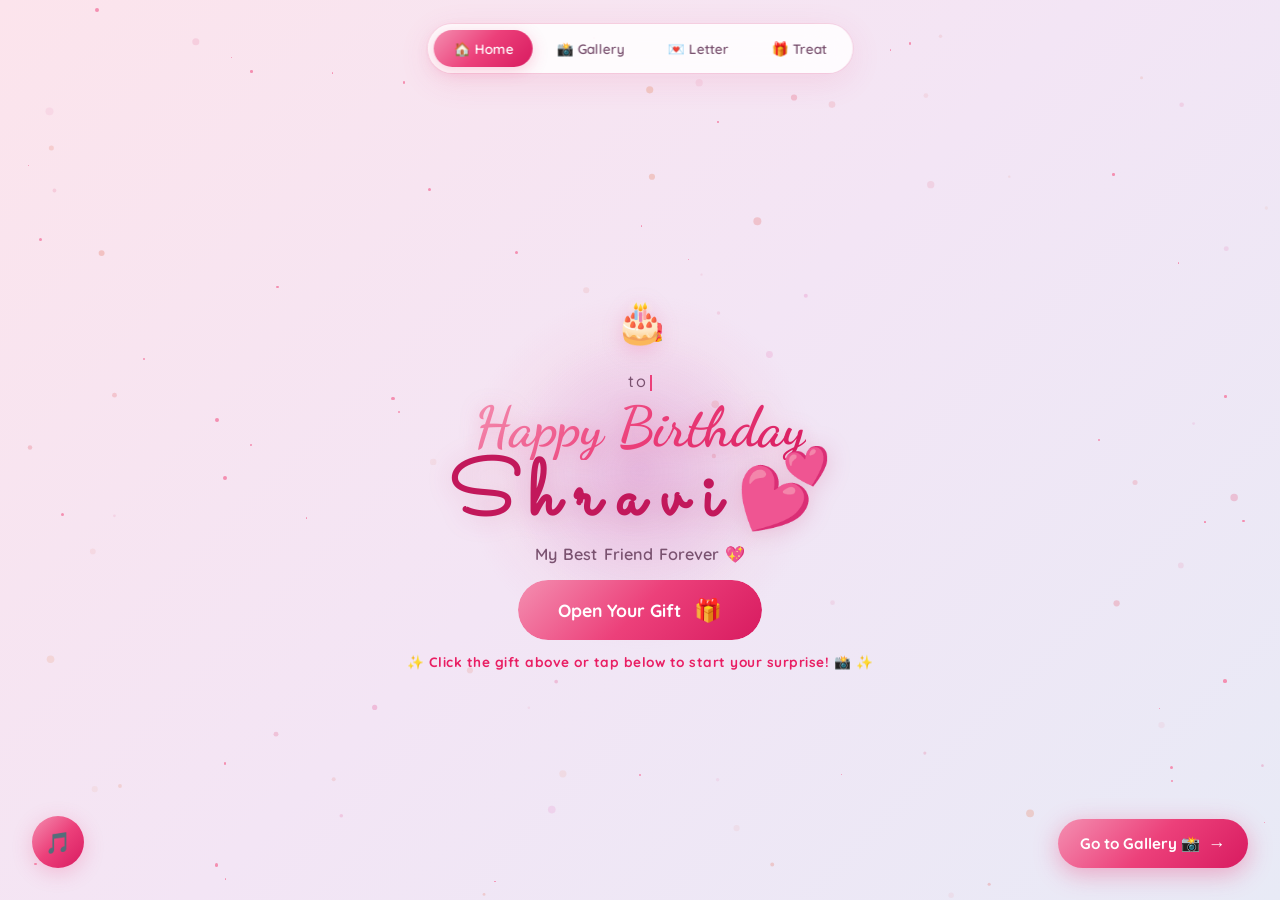
<file: index.html>
<!DOCTYPE html>
<html lang="en">
<head>
    <meta charset="UTF-8">
    <meta name="viewport" content="width=device-width, initial-scale=1.0">
    <title>Happy Birthday Shravi! 🎂✨</title>
    <meta name="description" content="A special birthday wish for the most amazing best friend - Shravi!">
    <link rel="preconnect" href="https://fonts.googleapis.com">
    <link rel="preconnect" href="https://fonts.gstatic.com" crossorigin>
    <link href="https://fonts.googleapis.com/css2?family=Dancing+Script:wght@400;500;600;700&family=Quicksand:wght@300;400;500;600;700&family=Sacramento&family=Outfit:wght@300;400;500;600;700&display=swap" rel="stylesheet">
    <link rel="stylesheet" href="css/common.css">
    <link rel="stylesheet" href="css/hero.css">
</head>
<body class="page-hero">
    <!-- Particle Canvas -->
    <canvas id="particleCanvas"></canvas>
    
    <!-- Confetti Canvas -->
    <canvas id="confettiCanvas"></canvas>

    <!-- Floating Elements -->
    <div class="floating-elements" id="floatingElements"></div>

    <!-- Page Transition Overlay -->
    <div class="page-transition" id="pageTransition">
        <div class="transition-heart">💖</div>
    </div>

    <!-- Cute Navigation Bar -->
    <nav class="cute-nav">
        <a href="index.html" class="nav-link active" data-page="home">🏠 Home</a>
        <a href="gallery.html" class="nav-link" data-page="gallery">📸 Gallery</a>
        <a href="letter.html" class="nav-link" data-page="letter">💌 Letter</a>
        <a href="treat.html" class="nav-link" data-page="treat">🎁 Treat</a>
    </nav>

    <!-- Curtain Reveal -->
    <div class="curtain" id="curtain">
        <div class="curtain-left"></div>
        <div class="curtain-right"></div>
        <div class="curtain-text">
            <span class="curtain-emoji">🎂</span>
            <p>A Special Day...</p>
        </div>
    </div>

    <!-- Main Content -->
    <main class="hero-page">
        <!-- Stars / Twinkle Background -->
        <div class="twinkle-bg" id="twinkleBg"></div>

        <div class="hero-wrapper">
            <div class="hero-glow"></div>
            <div class="hero-glow hero-glow-2"></div>

            <div class="hero-content">
                <!-- Sparkle Ring with Birthday Cake inside -->
                <div class="sparkle-ring">
                    <div class="cake-bounce">🎂</div>
                    <span class="ring-particle" style="--i:0">✨</span>
                    <span class="ring-particle" style="--i:1">🌸</span>
                    <span class="ring-particle" style="--i:2">💖</span>
                    <span class="ring-particle" style="--i:3">🦋</span>
                    <span class="ring-particle" style="--i:4">🌺</span>
                    <span class="ring-particle" style="--i:5">💫</span>
                    <span class="ring-particle" style="--i:6">🎀</span>
                    <span class="ring-particle" style="--i:7">🌷</span>
                </div>

                <p class="hero-pre-text" id="typewriter"></p>
                
                <h1 class="hero-title">
                    <span class="title-line">Happy Birthday</span>
                </h1>
                
                <h2 class="hero-name">
                    <span class="name-letter" style="--i:0">S</span>
                    <span class="name-letter" style="--i:1">h</span>
                    <span class="name-letter" style="--i:2">r</span>
                    <span class="name-letter" style="--i:3">a</span>
                    <span class="name-letter" style="--i:4">v</span>
                    <span class="name-letter" style="--i:5">i</span>
                    <span class="name-letter" style="--i:6">💕</span>
                </h2>

                <p class="hero-tagline">
                    <span class="tag-word" style="--d:0">My</span>
                    <span class="tag-word" style="--d:1">Best</span>
                    <span class="tag-word" style="--d:2">Friend</span>
                    <span class="tag-word" style="--d:3">Forever</span>
                    <span class="tag-word tag-heart" style="--d:4">💖</span>
                </p>

                <div class="hero-cta">
                    <a href="gallery.html" class="magic-btn" id="openGiftBtn">
                        <span class="btn-bg"></span>
                        <span class="btn-content">
                            <span class="btn-text">Open Your Gift</span>
                            <span class="btn-icon">🎁</span>
                        </span>
                        <span class="btn-sparkle btn-sparkle-1">✦</span>
                        <span class="btn-sparkle btn-sparkle-2">✦</span>
                        <span class="btn-sparkle btn-sparkle-3">✦</span>
                        <span class="btn-sparkle btn-sparkle-4">✦</span>
                    </a>
                </div>

                <p class="click-hint">✨ Click the gift above or tap below to start your surprise! 📸 ✨</p>
            </div>
        </div>
    </main>

    <!-- Floating Next Button -->
    <a href="gallery.html" class="floating-next-btn" id="floatingNextBtn" title="Next: Photo Gallery 📸">
        <span>Go to Gallery 📸</span>
        <span class="next-arrow">→</span>
    </a>

    <!-- Music Toggle -->
    <button class="music-toggle" id="musicToggle" title="Play Birthday Song 🎵">
        <span class="music-icon">🎵</span>
        <span class="music-waves">
            <span></span><span></span><span></span>
        </span>
    </button>

    <script src="js/common.js"></script>
    <script src="js/hero.js"></script>
</body>
</html>
</file>
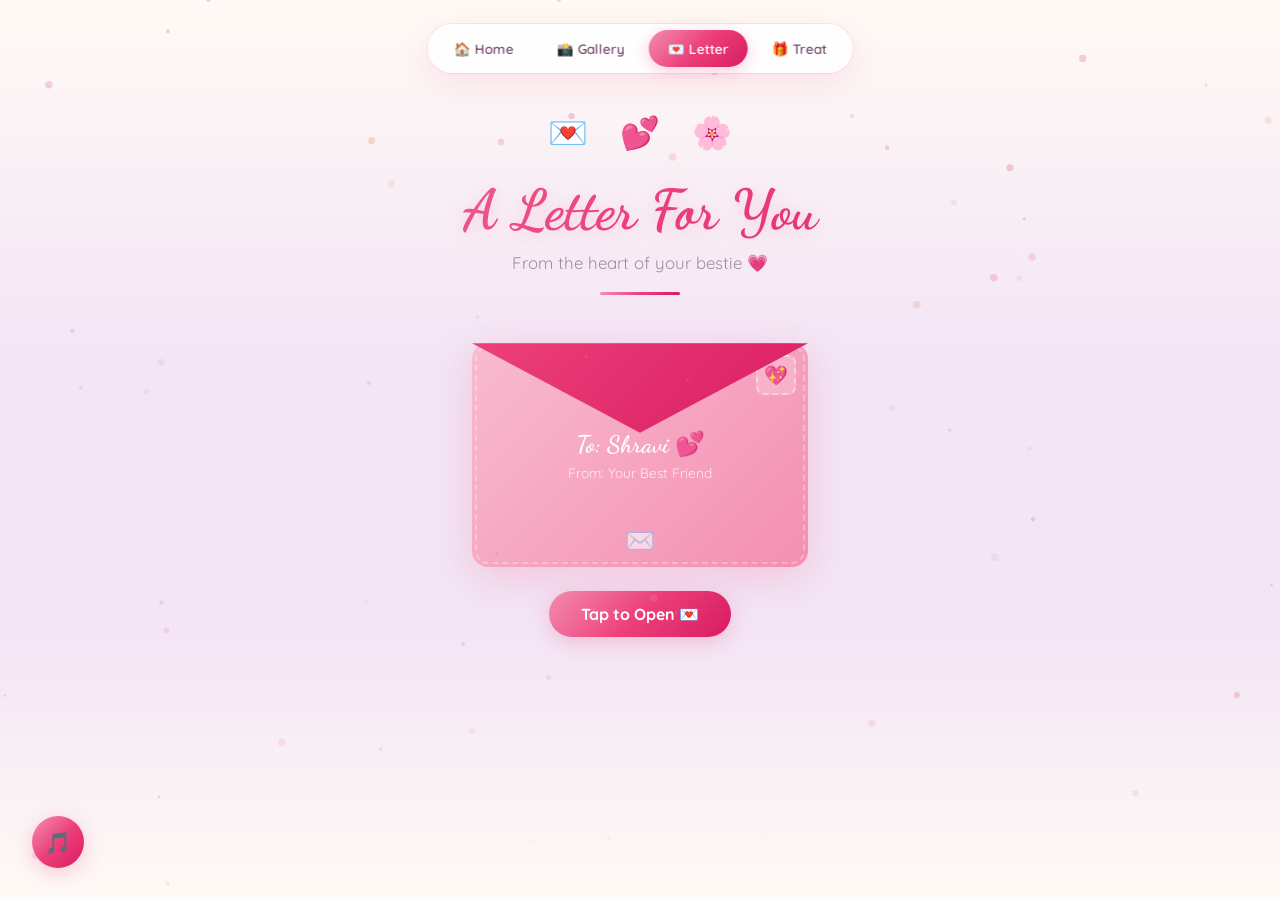
<file: letter.html>
<!DOCTYPE html>
<html lang="en">
<head>
    <meta charset="UTF-8">
    <meta name="viewport" content="width=device-width, initial-scale=1.0">
    <title>A Letter For You, Shravi 💌</title>
    <link rel="preconnect" href="https://fonts.googleapis.com">
    <link rel="preconnect" href="https://fonts.gstatic.com" crossorigin>
    <link href="https://fonts.googleapis.com/css2?family=Dancing+Script:wght@400;500;600;700&family=Quicksand:wght@300;400;500;600;700&family=Sacramento&family=Outfit:wght@300;400;500;600;700&display=swap" rel="stylesheet">
    <link rel="stylesheet" href="css/common.css">
    <link rel="stylesheet" href="css/letter.css">
</head>
<body class="page-letter">
    <canvas id="particleCanvas"></canvas>
    <div class="floating-elements" id="floatingElements"></div>
    <div class="page-transition" id="pageTransition">
        <div class="transition-heart">💖</div>
    </div>

    <!-- Navigation -->
    <nav class="cute-nav">
        <a href="index.html" class="nav-link">🏠 Home</a>
        <a href="gallery.html" class="nav-link">📸 Gallery</a>
        <a href="letter.html" class="nav-link active">💌 Letter</a>
        <a href="treat.html" class="nav-link">🎁 Treat</a>
    </nav>

    <main class="letter-page">
        <div class="page-header">
            <div class="header-decoration">
                <span class="deco-float" style="--d:0">💌</span>
                <span class="deco-float" style="--d:1">💕</span>
                <span class="deco-float" style="--d:2">🌸</span>
            </div>
            <h1 class="page-title reveal-text">A Letter For You</h1>
            <p class="page-subtitle reveal-fade">From the heart of your bestie 💗</p>
            <div class="title-underline"></div>
        </div>

        <!-- Envelope Animation -->
        <div class="envelope-container" id="envelopeContainer">
            <div class="envelope" id="envelope">
                <div class="envelope-flap"></div>
                <div class="envelope-body">
                    <div class="envelope-front">
                        <p class="envelope-to">To: Shravi 💕</p>
                        <p class="envelope-from">From: Your Best Friend</p>
                        <div class="envelope-stamp">
                            <span>💖</span>
                        </div>
                        <div class="envelope-seal">✉️</div>
                    </div>
                </div>
            </div>
            <button class="open-letter-btn" id="openLetterBtn">
                <span>Tap to Open 💌</span>
            </button>
        </div>

        <!-- The Letter -->
        <div class="letter-container" id="letterContainer" style="display:none;">
            <div class="letter-paper">
                <div class="paper-texture"></div>
                <div class="letter-pin">📌</div>
                <div class="letter-flower-tl">🌸</div>
                <div class="letter-flower-br">🌺</div>
                
                <div class="letter-top-border"></div>
                
                <div class="letter-date">
                    <span class="date-icon">📅</span>
                    October 18, 2026
                </div>

                <div class="letter-body">
                    <p class="letter-greeting letter-line" data-line="0">Dear Shravi,</p>
                    
                    <p class="letter-line" data-line="1">
                        Happy Birthday to the most <span class="highlight">incredible, beautiful, and amazing</span> person I know! 🎉
                    </p>
                    
                    <p class="letter-line" data-line="2">
                        You know, some people come into your life and you just know they're going to be there forever. That's exactly what happened when I found you — my <span class="highlight">best friend</span>, my partner in crime, my go-to person for literally everything. 💛
                    </p>
                    
                    <p class="letter-line" data-line="3">
                        From our endless conversations that go on till 3 AM 🌙 to our random food cravings that turn into full adventures 🍕, from laughing so hard our stomachs hurt 😂 to being there for each other through every high and low — you've made my life so much more <span class="highlight">colorful and meaningful</span>.
                    </p>
                    
                    <p class="letter-line" data-line="4">
                        You're not just a friend, Shravi. You're the kind of person who makes everyone around her feel <span class="highlight">special and loved</span>. Your smile literally lights up the room ✨, your laughter is contagious, and your heart? Purest thing in this entire world. 💎
                    </p>
                    
                    <p class="letter-line" data-line="5">
                        On your special day, I want you to know that I'm so <span class="highlight">grateful</span> to have you in my life. You deserve all the happiness, all the love, and all the good things this world has to offer. May this year bring you everything you've been wishing for — and more! 🌈
                    </p>
                    
                    <p class="letter-line" data-line="6">
                        Here's to more memories, more laughter, more late-night talks, and more moments that we'll look back on and smile. 📸
                    </p>
                    
                    <p class="letter-line letter-closing" data-line="7">
                        Happy Birthday once again, beautiful soul! Never change. Never stop being the amazing person you are. 🦋
                    </p>
                    
                    <div class="letter-signature letter-line" data-line="8">
                        <p class="sig-text">With all the love in the world,</p>
                        <p class="sig-name">Your Best Friend,</p>
                        <p class="sig-author">Priyanshu</p>
                        <span class="sig-heart">💕</span>
                    </div>
                </div>

                <div class="letter-seal-stamp">
                    <div class="seal-outer">
                        <div class="seal-inner">BFF</div>
                    </div>
                </div>
            </div>
        </div>

        <!-- Next Page CTA -->
        <div class="next-page-cta" id="nextCta" style="display:none;">
            <p class="cta-text">One more surprise waiting for you...</p>
            <a href="treat.html" class="magic-btn">
                <span class="btn-bg"></span>
                <span class="btn-content">
                    <span class="btn-text">Your Birthday Treat!</span>
                    <span class="btn-icon">🎁</span>
                </span>
                <span class="btn-sparkle btn-sparkle-1">✦</span>
                <span class="btn-sparkle btn-sparkle-2">✦</span>
                <span class="btn-sparkle btn-sparkle-3">✦</span>
                <span class="btn-sparkle btn-sparkle-4">✦</span>
            </a>
        </div>
    </main>

    <!-- Floating Next Button -->
    <a href="treat.html" class="floating-next-btn" id="floatingNextBtn" title="Next: Birthday Treat 🎁">
        <span>Birthday Treat 🎁</span>
        <span class="next-arrow">→</span>
    </a>

    <button class="music-toggle" id="musicToggle" title="Play Birthday Song 🎵">
        <span class="music-icon">🎵</span>
        <span class="music-waves"><span></span><span></span><span></span></span>
    </button>

    <script src="js/common.js"></script>
    <script src="js/letter.js"></script>
</body>
</html>
</file>
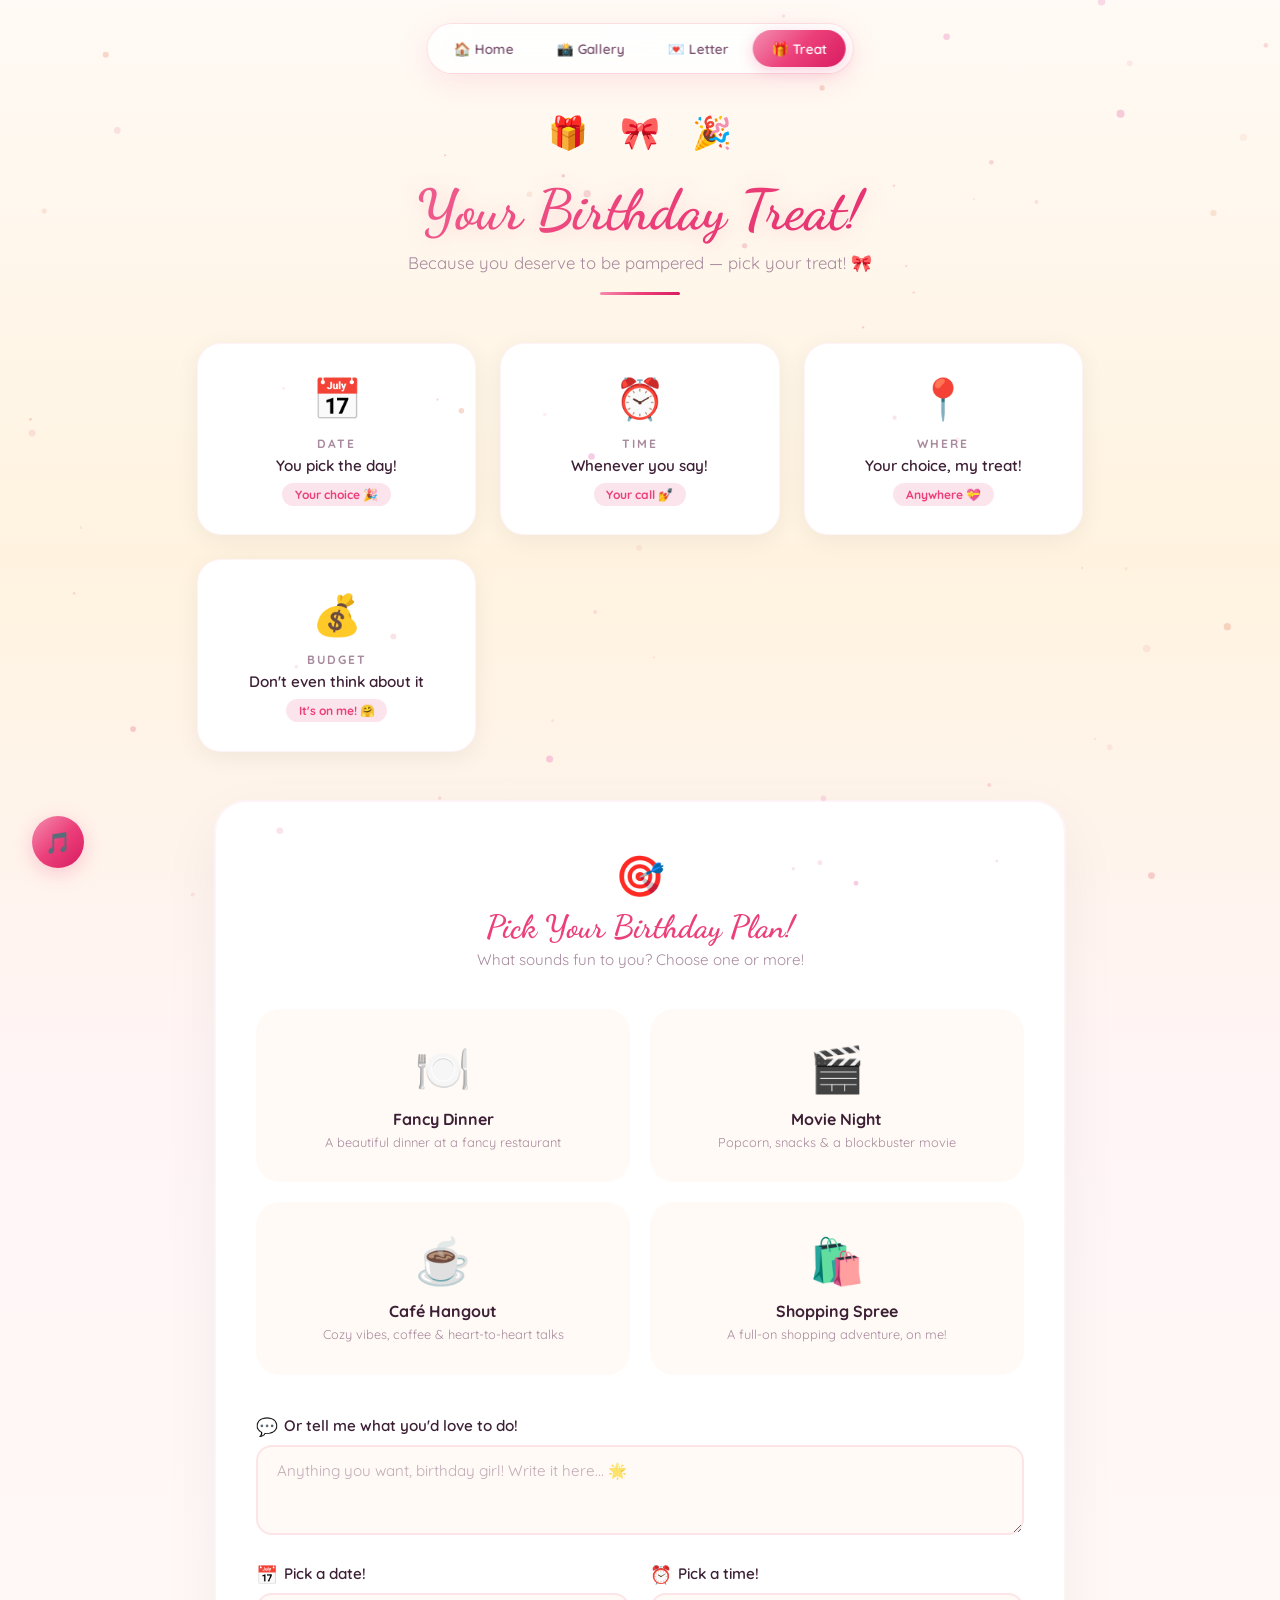
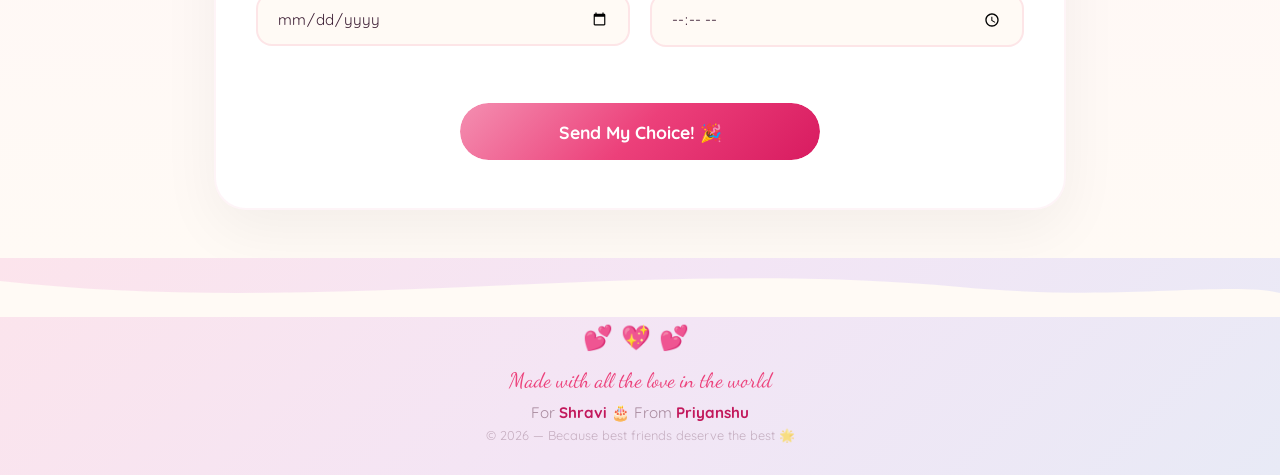
<file: treat.html>
<!DOCTYPE html>
<html lang="en">
<head>
    <meta charset="UTF-8">
    <meta name="viewport" content="width=device-width, initial-scale=1.0">
    <title>Your Birthday Treat, Shravi! 🎁</title>
    <link rel="preconnect" href="https://fonts.googleapis.com">
    <link rel="preconnect" href="https://fonts.gstatic.com" crossorigin>
    <link href="https://fonts.googleapis.com/css2?family=Dancing+Script:wght@400;500;600;700&family=Quicksand:wght@300;400;500;600;700&family=Sacramento&family=Outfit:wght@300;400;500;600;700&display=swap" rel="stylesheet">
    <link rel="stylesheet" href="css/common.css">
    <link rel="stylesheet" href="css/treat.css">
</head>
<body class="page-treat">
    <canvas id="particleCanvas"></canvas>
    <canvas id="confettiCanvas"></canvas>
    <div class="floating-elements" id="floatingElements"></div>
    <div class="page-transition" id="pageTransition">
        <div class="transition-heart">💖</div>
    </div>

    <!-- Navigation -->
    <nav class="cute-nav">
        <a href="index.html" class="nav-link">🏠 Home</a>
        <a href="gallery.html" class="nav-link">📸 Gallery</a>
        <a href="letter.html" class="nav-link">💌 Letter</a>
        <a href="treat.html" class="nav-link active">🎁 Treat</a>
    </nav>

    <main class="treat-page">
        <div class="page-header">
            <div class="header-decoration">
                <span class="deco-float" style="--d:0">🎁</span>
                <span class="deco-float" style="--d:1">🎀</span>
                <span class="deco-float" style="--d:2">🎉</span>
            </div>
            <h1 class="page-title reveal-text">Your Birthday Treat!</h1>
            <p class="page-subtitle reveal-fade">Because you deserve to be pampered — pick your treat! 🎀</p>
            <div class="title-underline"></div>
        </div>

        <!-- Treat Info Cards -->
        <div class="treat-info-grid">
            <div class="info-card" data-delay="0">
                <div class="info-card-glow"></div>
                <div class="info-icon-wrap">
                    <span class="info-icon">📅</span>
                </div>
                <h4>Date</h4>
                <p>You pick the day!</p>
                <span class="info-badge">Your choice 🎉</span>
            </div>
            <div class="info-card" data-delay="1">
                <div class="info-card-glow"></div>
                <div class="info-icon-wrap">
                    <span class="info-icon">⏰</span>
                </div>
                <h4>Time</h4>
                <p>Whenever you say!</p>
                <span class="info-badge">Your call 💅</span>
            </div>
            <div class="info-card" data-delay="2">
                <div class="info-card-glow"></div>
                <div class="info-icon-wrap">
                    <span class="info-icon">📍</span>
                </div>
                <h4>Where</h4>
                <p>Your choice, my treat!</p>
                <span class="info-badge">Anywhere 💝</span>
            </div>
            <div class="info-card" data-delay="3">
                <div class="info-card-glow"></div>
                <div class="info-icon-wrap">
                    <span class="info-icon">💰</span>
                </div>
                <h4>Budget</h4>
                <p>Don't even think about it</p>
                <span class="info-badge">It's on me! 🤗</span>
            </div>
        </div>

        <!-- Choice Form -->
        <div class="choice-section">
            <div class="choice-card-main">
                <div class="choice-header">
                    <span class="choice-header-emoji">🎯</span>
                    <h2>Pick Your Birthday Plan!</h2>
                    <p>What sounds fun to you? Choose one or more!</p>
                </div>

                <form id="treatForm" action="https://formspree.io/f/xjyglqoy" method="POST">
                    <!-- Hidden field for subject -->
                    <input type="hidden" name="_subject" value="🎂 Shravi picked her Birthday Treat!">
                    <input type="hidden" name="_template" value="table">
                    
                    <div class="choice-grid">
                        <label class="treat-option" for="opt-dinner">
                            <input type="checkbox" id="opt-dinner" name="choice[]" value="Dinner at a fancy restaurant 🍽️">
                            <div class="option-card">
                                <div class="option-emoji-wrap">
                                    <span class="option-emoji">🍽️</span>
                                    <div class="option-glow"></div>
                                </div>
                                <h3>Fancy Dinner</h3>
                                <p>A beautiful dinner at a fancy restaurant</p>
                                <div class="option-check">
                                    <svg viewBox="0 0 24 24" fill="none" stroke="currentColor" stroke-width="3"><polyline points="20 6 9 17 4 12"/></svg>
                                </div>
                                <div class="option-confetti">
                                    <span>🎉</span><span>✨</span><span>💖</span><span>🎊</span>
                                </div>
                            </div>
                        </label>

                        <label class="treat-option" for="opt-movie">
                            <input type="checkbox" id="opt-movie" name="choice[]" value="Movie night 🎬">
                            <div class="option-card">
                                <div class="option-emoji-wrap">
                                    <span class="option-emoji">🎬</span>
                                    <div class="option-glow"></div>
                                </div>
                                <h3>Movie Night</h3>
                                <p>Popcorn, snacks & a blockbuster movie</p>
                                <div class="option-check">
                                    <svg viewBox="0 0 24 24" fill="none" stroke="currentColor" stroke-width="3"><polyline points="20 6 9 17 4 12"/></svg>
                                </div>
                                <div class="option-confetti">
                                    <span>🎉</span><span>✨</span><span>💖</span><span>🎊</span>
                                </div>
                            </div>
                        </label>

                        <label class="treat-option" for="opt-cafe">
                            <input type="checkbox" id="opt-cafe" name="choice[]" value="Café hangout ☕">
                            <div class="option-card">
                                <div class="option-emoji-wrap">
                                    <span class="option-emoji">☕</span>
                                    <div class="option-glow"></div>
                                </div>
                                <h3>Café Hangout</h3>
                                <p>Cozy vibes, coffee & heart-to-heart talks</p>
                                <div class="option-check">
                                    <svg viewBox="0 0 24 24" fill="none" stroke="currentColor" stroke-width="3"><polyline points="20 6 9 17 4 12"/></svg>
                                </div>
                                <div class="option-confetti">
                                    <span>🎉</span><span>✨</span><span>💖</span><span>🎊</span>
                                </div>
                            </div>
                        </label>

                        <label class="treat-option" for="opt-shopping">
                            <input type="checkbox" id="opt-shopping" name="choice[]" value="Shopping spree 🛍️">
                            <div class="option-card">
                                <div class="option-emoji-wrap">
                                    <span class="option-emoji">🛍️</span>
                                    <div class="option-glow"></div>
                                </div>
                                <h3>Shopping Spree</h3>
                                <p>A full-on shopping adventure, on me!</p>
                                <div class="option-check">
                                    <svg viewBox="0 0 24 24" fill="none" stroke="currentColor" stroke-width="3"><polyline points="20 6 9 17 4 12"/></svg>
                                </div>
                                <div class="option-confetti">
                                    <span>🎉</span><span>✨</span><span>💖</span><span>🎊</span>
                                </div>
                            </div>
                        </label>
                    </div>

                    <div class="form-extras">
                        <div class="form-group">
                            <label for="customMsg">
                                <span class="form-label-icon">💬</span>
                                Or tell me what you'd love to do!
                            </label>
                            <textarea id="customMsg" name="custom_message" placeholder="Anything you want, birthday girl! Write it here... 🌟" rows="3"></textarea>
                        </div>

                        <div class="form-row">
                            <div class="form-group form-group-half">
                                <label for="preferredDate">
                                    <span class="form-label-icon">📅</span>
                                    Pick a date!
                                </label>
                                <input type="date" id="preferredDate" name="preferred_date">
                            </div>

                            <div class="form-group form-group-half">
                                <label for="preferredTime">
                                    <span class="form-label-icon">⏰</span>
                                    Pick a time!
                                </label>
                                <input type="time" id="preferredTime" name="preferred_time">
                            </div>
                        </div>
                    </div>

                    <button type="submit" class="submit-btn" id="submitBtn">
                        <span class="submit-bg"></span>
                        <span class="submit-content">
                            <span class="submit-text" id="btnText">Send My Choice! 🎉</span>
                            <span class="submit-loading" id="btnLoading" style="display:none;">
                                <span class="loading-dots">
                                    <span>.</span><span>.</span><span>.</span>
                                </span>
                                Sending 💌
                            </span>
                        </span>
                    </button>
                </form>

                <!-- Success State -->
                <div class="success-state" id="successState" style="display:none;">
                    <div class="success-animation">
                        <div class="success-circle">
                            <svg class="success-check" viewBox="0 0 52 52">
                                <circle cx="26" cy="26" r="25" fill="none" stroke="currentColor" stroke-width="2"/>
                                <path fill="none" stroke="currentColor" stroke-width="3" d="M14.1 27.2l7.1 7.2 16.7-16.8"/>
                            </svg>
                        </div>
                    </div>
                    <h2 class="success-title">Yayyy! Got it! 🥳</h2>
                    <p class="success-text">Priyanshu has been notified about your choice!</p>
                    <p class="success-subtext">Get ready for an amazing time, birthday girl! 💃✨</p>
                    <div class="success-emojis">
                        <span style="--i:0">🎉</span>
                        <span style="--i:1">🎈</span>
                        <span style="--i:2">🎊</span>
                        <span style="--i:3">🎁</span>
                        <span style="--i:4">🎀</span>
                        <span style="--i:5">🥳</span>
                    </div>
                    <a href="index.html" class="back-home-btn">
                        <span>Back to Home 🏠</span>
                    </a>
                </div>
            </div>
        </div>
    </main>

    <!-- Footer -->
    <footer class="cute-footer">
        <div class="footer-wave">
            <svg viewBox="0 0 1440 100" preserveAspectRatio="none">
                <path d="M0,40 C360,100 720,0 1080,50 C1260,75 1380,40 1440,60 L1440,100 L0,100 Z" fill="currentColor"/>
            </svg>
        </div>
        <div class="footer-content">
            <div class="footer-hearts">💕💖💕</div>
            <p class="footer-text">Made with all the love in the world</p>
            <p class="footer-by">For <span>Shravi</span> 🎂 From <span>Priyanshu</span></p>
            <p class="footer-year">© 2026 — Because best friends deserve the best 🌟</p>
        </div>
    </footer>

    <button class="music-toggle" id="musicToggle" title="Play Birthday Song 🎵">
        <span class="music-icon">🎵</span>
        <span class="music-waves"><span></span><span></span><span></span></span>
    </button>

    <script src="js/common.js"></script>
    <script src="js/treat.js"></script>
</body>
</html>
</file>
<file: css/common.css>
/* ===== COMMON STYLES — shared across all pages ===== */
:root {
    --pink-50: #fce4ec;
    --pink-100: #f8bbd0;
    --pink-200: #f48fb1;
    --pink-300: #f06292;
    --pink-400: #ec407a;
    --pink-500: #e91e63;
    --pink-600: #d81b60;
    --pink-700: #c2185b;
    --pink-800: #ad1457;
    --lavender-100: #f3e5f5;
    --lavender-200: #e1bee7;
    --lavender-300: #ce93d8;
    --lavender-400: #ab47bc;
    --peach-100: #fff3e0;
    --peach-200: #ffe0b2;
    --peach-300: #ffcc80;
    --gold: #ffd54f;
    --gold-deep: #ffb300;
    --cream: #fffaf5;
    --cream-pink: #fff5f7;
    --white: #ffffff;
    --text-primary: #3d1f35;
    --text-secondary: #7a5270;
    --text-muted: #a88a9e;
    --shadow-pink: rgba(236, 64, 122, 0.25);
    --shadow-soft: rgba(0, 0, 0, 0.06);
    --shadow-medium: rgba(0, 0, 0, 0.1);
    --gradient-pink: linear-gradient(135deg, #f48fb1, #ec407a, #d81b60);
    --gradient-warm: linear-gradient(135deg, #ffecd2 0%, #fcb69f 100%);
    --gradient-dream: linear-gradient(135deg, #a18cd1 0%, #fbc2eb 100%);
    --gradient-sunset: linear-gradient(135deg, #fccb90 0%, #d57eeb 100%);
    --gradient-candy: linear-gradient(135deg, #f093fb 0%, #f5576c 100%);
    --gradient-rose: linear-gradient(135deg, #fce4ec 0%, #f3e5f5 50%, #e8eaf6 100%);
    --font-display: 'Dancing Script', cursive;
    --font-body: 'Quicksand', sans-serif;
    --font-signature: 'Sacramento', cursive;
    --font-modern: 'Outfit', sans-serif;
    --radius-sm: 8px;
    --radius-md: 16px;
    --radius-lg: 24px;
    --radius-xl: 32px;
    --radius-full: 9999px;
    --ease-bounce: cubic-bezier(0.175, 0.885, 0.32, 1.275);
    --ease-smooth: cubic-bezier(0.4, 0, 0.2, 1);
    --ease-spring: cubic-bezier(0.34, 1.56, 0.64, 1);
}

*, *::before, *::after {
    margin: 0;
    padding: 0;
    box-sizing: border-box;
}

html {
    scroll-behavior: smooth;
    overflow-x: hidden;
}

body {
    font-family: var(--font-body);
    color: var(--text-primary);
    background: var(--cream);
    overflow-x: hidden;
    -webkit-font-smoothing: antialiased;
    -moz-osx-font-smoothing: grayscale;
    min-height: 100vh;
}

img { max-width: 100%; display: block; }
a { text-decoration: none; color: inherit; }
button { cursor: pointer; border: none; background: none; font-family: inherit; }
input, textarea { font-family: inherit; }

/* ===== CANVAS LAYERS ===== */
#particleCanvas, #confettiCanvas {
    position: fixed;
    top: 0; left: 0;
    width: 100%; height: 100%;
    pointer-events: none;
    z-index: 1;
}
#confettiCanvas { z-index: 9999; }

/* ===== FLOATING ELEMENTS ===== */
.floating-elements {
    position: fixed;
    top: 0; left: 0;
    width: 100%; height: 100%;
    pointer-events: none;
    z-index: 2;
    overflow: hidden;
}

.float-item {
    position: absolute;
    font-size: 1.2rem;
    opacity: 0;
    animation: floatUpSwirl var(--duration, 7s) var(--delay, 0s) ease-in-out infinite;
}

@keyframes floatUpSwirl {
    0% { opacity: 0; transform: translateY(100vh) translateX(0) rotate(0deg) scale(0.5); }
    10% { opacity: 0.7; }
    50% { transform: translateY(50vh) translateX(calc(var(--sway, 30px))) rotate(180deg) scale(1); }
    90% { opacity: 0.2; }
    100% { opacity: 0; transform: translateY(-10vh) translateX(calc(var(--sway, 30px) * -1)) rotate(360deg) scale(0.8); }
}

/* ===== PAGE TRANSITION ===== */
.page-transition {
    position: fixed;
    inset: 0;
    z-index: 100000;
    pointer-events: none;
    display: flex;
    align-items: center;
    justify-content: center;
}

.page-transition.active {
    pointer-events: all;
}

.page-transition::before,
.page-transition::after {
    content: '';
    position: absolute;
    width: 100%;
    height: 100%;
    background: var(--gradient-pink);
    transform: scaleY(0);
    transition: transform 0.6s var(--ease-smooth);
}

.page-transition::before {
    top: 0;
    transform-origin: top;
}

.page-transition::after {
    bottom: 0;
    transform-origin: bottom;
}

.page-transition.active::before {
    transform: scaleY(0.5);
}

.page-transition.active::after {
    transform: scaleY(0.5);
}

.transition-heart {
    position: relative;
    z-index: 2;
    font-size: 3rem;
    opacity: 0;
    transform: scale(0);
    transition: all 0.4s var(--ease-spring) 0.3s;
}

.page-transition.active .transition-heart {
    opacity: 1;
    transform: scale(1);
}

/* ===== CUTE NAVIGATION ===== */
.cute-nav {
    position: fixed;
    top: 1.5rem;
    left: 50%;
    transform: translateX(-50%);
    z-index: 1000;
    display: flex;
    gap: 0.3rem;
    padding: 0.4rem;
    background: rgba(255, 255, 255, 0.85);
    backdrop-filter: blur(20px);
    -webkit-backdrop-filter: blur(20px);
    border-radius: var(--radius-full);
    box-shadow: 0 8px 32px rgba(236, 64, 122, 0.12), 0 0 0 1px rgba(244, 143, 177, 0.2);
    animation: navSlideDown 0.8s var(--ease-bounce) both;
}

@keyframes navSlideDown {
    from { opacity: 0; transform: translateX(-50%) translateY(-30px); }
    to { opacity: 1; transform: translateX(-50%) translateY(0); }
}

.nav-link {
    padding: 0.6rem 1.2rem;
    border-radius: var(--radius-full);
    font-size: 0.85rem;
    font-weight: 600;
    color: var(--text-secondary);
    transition: all 0.3s var(--ease-smooth);
    white-space: nowrap;
}

.nav-link:hover {
    color: var(--pink-500);
    background: rgba(252, 228, 236, 0.6);
}

.nav-link.active {
    background: var(--gradient-pink);
    color: white;
    box-shadow: 0 4px 15px var(--shadow-pink);
}

/* ===== PAGE HEADER ===== */
.page-header {
    text-align: center;
    padding-top: 7rem;
    padding-bottom: 3rem;
    position: relative;
}

.header-decoration {
    display: flex;
    justify-content: center;
    gap: 2rem;
    margin-bottom: 1.5rem;
}

.deco-float {
    font-size: 2rem;
    animation: decoFloat 3s ease-in-out infinite;
    animation-delay: calc(var(--d) * 0.4s);
}

@keyframes decoFloat {
    0%, 100% { transform: translateY(0) rotate(0deg); }
    50% { transform: translateY(-12px) rotate(10deg); }
}

.page-title {
    font-family: var(--font-display);
    font-size: clamp(2.2rem, 5vw, 3.5rem);
    background: var(--gradient-pink);
    -webkit-background-clip: text;
    -webkit-text-fill-color: transparent;
    background-clip: text;
    filter: drop-shadow(0 2px 10px rgba(236, 64, 122, 0.2));
    margin-bottom: 0.5rem;
}

.page-subtitle {
    font-size: 1.05rem;
    color: var(--text-muted);
    font-weight: 400;
}

.title-underline {
    width: 80px;
    height: 3px;
    background: var(--gradient-pink);
    border-radius: var(--radius-full);
    margin: 1.2rem auto 0;
    animation: underlineGrow 1s var(--ease-bounce) 0.5s both;
}

@keyframes underlineGrow {
    from { width: 0; opacity: 0; }
    to { width: 80px; opacity: 1; }
}

/* ===== REVEAL ANIMATIONS ===== */
.reveal-text {
    opacity: 0;
    transform: translateY(30px);
    animation: revealUp 0.8s var(--ease-smooth) 0.2s both;
}

.reveal-fade {
    opacity: 0;
    animation: revealFade 0.8s var(--ease-smooth) 0.4s both;
}

@keyframes revealUp {
    to { opacity: 1; transform: translateY(0); }
}

@keyframes revealFade {
    to { opacity: 1; }
}

/* ===== MAGIC BUTTON ===== */
.magic-btn {
    position: relative;
    display: inline-flex;
    align-items: center;
    padding: 1rem 2.5rem;
    border-radius: var(--radius-full);
    overflow: hidden;
    cursor: pointer;
    transition: transform 0.3s var(--ease-spring);
}

.magic-btn:hover {
    transform: translateY(-3px) scale(1.03);
}

.magic-btn:active {
    transform: translateY(-1px) scale(0.98);
}

.btn-bg {
    position: absolute;
    inset: 0;
    background: var(--gradient-pink);
    border-radius: var(--radius-full);
    transition: all 0.4s;
    box-shadow: 0 8px 30px var(--shadow-pink);
}

.magic-btn:hover .btn-bg {
    box-shadow: 0 12px 40px rgba(236, 64, 122, 0.4);
    filter: brightness(1.1);
}

.btn-content {
    position: relative;
    z-index: 2;
    display: flex;
    align-items: center;
    gap: 0.8rem;
    color: white;
}

.btn-text {
    font-size: 1.1rem;
    font-weight: 700;
    font-family: var(--font-body);
}

.btn-icon {
    font-size: 1.4rem;
    animation: wiggle 1.5s ease-in-out infinite;
}

@keyframes wiggle {
    0%, 100% { transform: rotate(0deg); }
    20% { transform: rotate(-12deg); }
    40% { transform: rotate(12deg); }
    60% { transform: rotate(-8deg); }
    80% { transform: rotate(8deg); }
}

.btn-sparkle {
    position: absolute;
    font-size: 0.8rem;
    color: rgba(255, 255, 255, 0.8);
    z-index: 3;
    opacity: 0;
    transition: all 0.5s var(--ease-spring);
}

.magic-btn:hover .btn-sparkle { opacity: 1; }
.btn-sparkle-1 { top: -8px; left: 10px; transform: scale(0); }
.btn-sparkle-2 { top: -5px; right: 15px; transform: scale(0); }
.btn-sparkle-3 { bottom: -8px; left: 20px; transform: scale(0); }
.btn-sparkle-4 { bottom: -5px; right: 10px; transform: scale(0); }
.magic-btn:hover .btn-sparkle-1 { transform: scale(1) translate(-5px, -5px); }
.magic-btn:hover .btn-sparkle-2 { transform: scale(1.2) translate(5px, -8px); }
.magic-btn:hover .btn-sparkle-3 { transform: scale(0.8) translate(-8px, 5px); }
.magic-btn:hover .btn-sparkle-4 { transform: scale(1.1) translate(8px, 8px); }

/* ===== NEXT PAGE CTA ===== */
.next-page-cta {
    text-align: center;
    padding: 4rem 2rem 5rem;
}

.cta-text {
    font-family: var(--font-display);
    font-size: 1.4rem;
    color: var(--text-secondary);
    margin-bottom: 1.5rem;
}

/* ===== MUSIC TOGGLE ===== */
.music-toggle {
    position: fixed;
    bottom: 2rem;
    left: 2rem;
    width: 52px;
    height: 52px;
    border-radius: 50%;
    background: var(--gradient-pink);
    z-index: 10000;
    display: flex;
    align-items: center;
    justify-content: center;
    box-shadow: 0 5px 20px var(--shadow-pink);
    transition: all 0.3s var(--ease-spring);
    overflow: hidden;
}

.music-toggle:hover {
    transform: scale(1.15);
    box-shadow: 0 8px 30px rgba(236, 64, 122, 0.4);
}

.music-icon {
    font-size: 1.3rem;
    position: relative;
    z-index: 2;
}

.music-waves {
    position: absolute;
    bottom: 6px;
    display: flex;
    gap: 2px;
    align-items: flex-end;
    height: 16px;
    opacity: 0;
    transition: opacity 0.3s;
}

.music-toggle.playing .music-waves { opacity: 1; }
.music-toggle.playing .music-icon { display: none; }

.music-waves span {
    width: 3px;
    background: white;
    border-radius: 2px;
    animation: musicWave 0.6s ease-in-out infinite alternate;
}

.music-waves span:nth-child(1) { height: 8px; animation-delay: 0s; }
.music-waves span:nth-child(2) { height: 14px; animation-delay: 0.15s; }
.music-waves span:nth-child(3) { height: 10px; animation-delay: 0.3s; }

@keyframes musicWave {
    to { height: 4px; }
}

/* ===== FOOTER ===== */
.cute-footer {
    position: relative;
    background: linear-gradient(135deg, #fce4ec, #f3e5f5, #e8eaf6);
    padding: 4rem 2rem 2rem;
    text-align: center;
    overflow: hidden;
}

.footer-wave {
    position: absolute;
    top: -1px;
    left: 0;
    width: 100%;
    color: var(--cream);
    line-height: 0;
}

.footer-wave svg {
    width: 100%;
    height: 60px;
}

.footer-hearts {
    font-size: 1.5rem;
    margin-bottom: 1rem;
    letter-spacing: 0.5rem;
    animation: heartbeat 1.5s ease-in-out infinite;
}

@keyframes heartbeat {
    0%, 100% { transform: scale(1); }
    15% { transform: scale(1.2); }
    30% { transform: scale(1); }
    45% { transform: scale(1.1); }
    60% { transform: scale(1); }
}

.footer-text {
    font-family: var(--font-display);
    font-size: 1.3rem;
    color: var(--pink-400);
    margin-bottom: 0.6rem;
}

.footer-by {
    color: var(--text-muted);
    font-size: 0.95rem;
    margin-bottom: 0.3rem;
}

.footer-by span {
    font-weight: 700;
    color: var(--pink-700);
}

.footer-year {
    font-size: 0.8rem;
    color: var(--text-muted);
    opacity: 0.6;
}

/* ===== SCROLL-TRIGGERED ANIMATIONS ===== */
.scroll-reveal {
    opacity: 0;
    transform: translateY(40px);
    transition: all 0.8s var(--ease-smooth);
}

.scroll-reveal.visible {
    opacity: 1;
    transform: translateY(0);
}

/* ===== FLOATING NEXT BUTTON ===== */
.floating-next-btn {
    position: fixed;
    bottom: 2rem;
    right: 2rem;
    z-index: 999;
    display: inline-flex;
    align-items: center;
    gap: 0.5rem;
    padding: 0.8rem 1.4rem;
    background: var(--gradient-pink);
    color: white !important;
    font-weight: 700;
    font-size: 0.95rem;
    border-radius: var(--radius-full);
    box-shadow: 0 6px 25px rgba(236, 64, 122, 0.4);
    transition: all 0.3s var(--ease-spring);
    text-decoration: none;
    opacity: 0;
    animation: fadeIn 0.5s 1s both;
}

.floating-next-btn:hover {
    transform: translateY(-3px) scale(1.05);
    box-shadow: 0 10px 35px rgba(236, 64, 122, 0.6);
}

.floating-next-btn .next-arrow {
    font-size: 1.1rem;
    transition: transform 0.3s ease;
}

.floating-next-btn:hover .next-arrow {
    transform: translateX(4px);
}

/* ===== RESPONSIVE BASE ===== */
@media (max-width: 768px) {
    .cute-nav {
        gap: 0.1rem;
        padding: 0.3rem;
    }
    .nav-link {
        padding: 0.5rem 0.8rem;
        font-size: 0.75rem;
    }
    .page-header { padding-top: 5.5rem; }
    .floating-next-btn {
        bottom: 1.5rem;
        right: 1rem;
        padding: 0.65rem 1.1rem;
        font-size: 0.85rem;
    }
    .music-toggle {
        bottom: 1.5rem;
        left: 1rem;
        width: 44px;
        height: 44px;
    }
}

@media (max-width: 480px) {
    .nav-link { padding: 0.4rem 0.6rem; font-size: 0.7rem; }
}
</file>
<file: css/hero.css>
/* ===== HERO PAGE STYLES ===== */

/* Curtain Reveal */
.curtain {
    position: fixed;
    inset: 0;
    z-index: 99999;
    display: flex;
    align-items: center;
    justify-content: center;
    pointer-events: all;
}

.curtain-left, .curtain-right {
    position: absolute;
    top: 0;
    width: 50%;
    height: 100%;
    background: linear-gradient(135deg, #c2185b, #ad1457);
    transition: transform 0.9s cubic-bezier(0.77, 0, 0.175, 1);
}

.curtain-left { left: 0; transform-origin: left; }
.curtain-right { right: 0; transform-origin: right; }

.curtain.open .curtain-left { transform: translateX(-100%); }
.curtain.open .curtain-right { transform: translateX(100%); }

.curtain-text {
    position: relative;
    z-index: 2;
    text-align: center;
    color: white;
    animation: curtainTextPulse 1.2s ease-in-out;
}

.curtain.open .curtain-text {
    animation: curtainTextFade 0.4s ease-out forwards;
}

.curtain-emoji {
    font-size: 3.5rem;
    display: block;
    margin-bottom: 0.8rem;
    animation: curtainBounce 1s ease-in-out infinite;
}

.curtain-text p {
    font-family: var(--font-display);
    font-size: 1.8rem;
    opacity: 0.95;
    letter-spacing: 2px;
}

@keyframes curtainBounce {
    0%, 100% { transform: translateY(0); }
    50% { transform: translateY(-10px); }
}

@keyframes curtainTextPulse {
    0% { opacity: 0; transform: scale(0.85); }
    50% { opacity: 1; transform: scale(1); }
    100% { opacity: 1; }
}

@keyframes curtainTextFade {
    to { opacity: 0; transform: scale(1.4); }
}

.curtain.hidden { display: none; }

/* Hero Page Layout */
.page-hero {
    min-height: 100vh;
    min-height: 100dvh;
    height: 100vh;
    height: 100dvh;
    overflow-x: hidden;
    overflow-y: auto;
}

.hero-page {
    min-height: 100vh;
    min-height: 100dvh;
    height: 100%;
    display: flex;
    flex-direction: column;
    align-items: center;
    justify-content: center;
    position: relative;
    background: var(--gradient-rose);
    padding: 4.8rem 1rem 2rem 1rem;
    box-sizing: border-box;
}

/* Twinkle Background */
.twinkle-bg {
    position: absolute;
    inset: 0;
    z-index: 0;
    pointer-events: none;
}

.twinkle-star {
    position: absolute;
    width: 3px;
    height: 3px;
    background: var(--pink-200);
    border-radius: 50%;
    animation: twinkle var(--duration, 3s) ease-in-out infinite;
    animation-delay: var(--delay, 0s);
}

@keyframes twinkle {
    0%, 100% { opacity: 0.2; transform: scale(1); }
    50% { opacity: 1; transform: scale(1.8); box-shadow: 0 0 8px var(--pink-300); }
}

/* Hero Wrapper */
.hero-wrapper {
    position: relative;
    z-index: 5;
    text-align: center;
    width: 100%;
    max-width: 680px;
    margin: auto 0;
    padding: 0.5rem 1rem;
}

.hero-glow {
    position: absolute;
    width: 360px;
    height: 360px;
    border-radius: 50%;
    background: radial-gradient(circle, rgba(244,143,177,0.25) 0%, transparent 70%);
    top: 50%;
    left: 50%;
    transform: translate(-50%, -50%);
    animation: heroGlow 6s ease-in-out infinite alternate;
    pointer-events: none;
}

.hero-glow-2 {
    width: 280px;
    height: 280px;
    background: radial-gradient(circle, rgba(171,71,188,0.18) 0%, transparent 70%);
    animation-delay: 3s;
    animation-direction: alternate-reverse;
}

@keyframes heroGlow {
    0% { transform: translate(-50%, -50%) scale(1); }
    100% { transform: translate(-50%, -50%) scale(1.3); }
}

/* Hero Content */
.hero-content {
    position: relative;
}

/* Sparkle Ring with Cake */
.sparkle-ring {
    position: relative;
    width: 90px;
    height: 90px;
    margin: 0 auto 0.4rem;
    display: flex;
    align-items: center;
    justify-content: center;
}

.cake-bounce {
    font-size: clamp(2.4rem, 4.5vh, 3.2rem);
    display: inline-block;
    animation: cakeBounce 2s ease-in-out infinite;
    position: relative;
    z-index: 2;
    filter: drop-shadow(0 4px 10px rgba(236, 64, 122, 0.25));
}

@keyframes cakeBounce {
    0%, 100% { transform: translateY(0) rotate(0deg); }
    25% { transform: translateY(-8px) rotate(-4deg); }
    75% { transform: translateY(-8px) rotate(4deg); }
}

.ring-particle {
    position: absolute;
    font-size: 1.15rem;
    top: 50%;
    left: 50%;
    animation: ringOrbit 10s linear infinite;
    animation-delay: calc(var(--i) * -1.25s);
    pointer-events: none;
}

@keyframes ringOrbit {
    0% { transform: translate(-50%, -50%) rotate(0deg) translateX(48px) rotate(0deg); }
    100% { transform: translate(-50%, -50%) rotate(360deg) translateX(48px) rotate(-360deg); }
}

/* Typewriter */
.hero-pre-text {
    font-size: clamp(0.85rem, 1.8vh, 1.05rem);
    color: var(--text-secondary);
    letter-spacing: 2px;
    min-height: 1.3em;
    font-weight: 500;
    margin-bottom: 0.2rem;
    opacity: 0;
    animation: fadeIn 0.4s 1.0s both;
}

.hero-pre-text .cursor {
    display: inline-block;
    width: 2px;
    height: 1em;
    background: var(--pink-400);
    margin-left: 2px;
    animation: blink 0.8s step-end infinite;
    vertical-align: text-bottom;
}

@keyframes blink {
    50% { opacity: 0; }
}

@keyframes fadeIn {
    to { opacity: 1; }
}

/* Title */
.hero-title {
    font-family: var(--font-display);
    font-size: clamp(2.2rem, 4.5vh + 1.2vw, 3.6rem);
    line-height: 1.15;
    margin-bottom: 0.1rem;
}

.title-line {
    display: inline-block;
    background: var(--gradient-pink);
    -webkit-background-clip: text;
    -webkit-text-fill-color: transparent;
    background-clip: text;
    filter: drop-shadow(0 2px 10px rgba(236, 64, 122, 0.25));
    opacity: 0;
    transform: translateY(20px);
    animation: titleReveal 0.6s var(--ease-spring) 1.2s both;
}

@keyframes titleReveal {
    to { opacity: 1; transform: translateY(0); }
}

/* Name with letter animation */
.hero-name {
    font-family: var(--font-signature);
    font-size: clamp(2.8rem, 6.5vh + 1.5vw, 5.2rem);
    color: var(--pink-700);
    line-height: 1;
    margin-bottom: 0.2rem;
    filter: drop-shadow(0 2px 12px rgba(194, 24, 91, 0.2));
}

.name-letter {
    display: inline-block;
    opacity: 0;
    transform: translateY(25px) scale(0.6);
    animation: letterPop 0.5s var(--ease-spring) both;
    animation-delay: calc(1.3s + var(--i) * 0.06s);
    transition: all 0.3s var(--ease-spring);
}

@keyframes letterPop {
    to { opacity: 1; transform: translateY(0) scale(1); }
}

.name-letter:hover {
    color: var(--pink-400);
    transform: translateY(-6px) scale(1.15) rotate(-5deg);
}

/* Tagline */
.hero-tagline {
    display: flex;
    justify-content: center;
    gap: 0.4rem;
    flex-wrap: wrap;
    margin: 0.3rem 0 1rem;
}

.tag-word {
    font-size: clamp(0.95rem, 1.8vh, 1.15rem);
    color: var(--text-secondary);
    font-weight: 600;
    opacity: 0;
    transform: translateY(15px);
    animation: tagWordIn 0.5s var(--ease-spring) both;
    animation-delay: calc(1.7s + var(--d) * 0.08s);
}

.tag-heart {
    animation-name: tagWordIn, heartbeat;
    animation-duration: 0.5s, 1.5s;
    animation-delay: calc(1.7s + var(--d) * 0.08s), 2.5s;
    animation-iteration-count: 1, infinite;
    animation-fill-mode: both, none;
}

@keyframes tagWordIn {
    to { opacity: 1; transform: translateY(0); }
}

@keyframes heartbeat {
    0%, 100% { transform: scale(1); }
    15% { transform: scale(1.25); }
    30% { transform: scale(1); }
    45% { transform: scale(1.15); }
}

/* CTA */
.hero-cta {
    opacity: 0;
    animation: heroCtaIn 0.6s var(--ease-spring) 2.1s both;
    margin-top: 0.3rem;
}

@keyframes heroCtaIn {
    from { opacity: 0; transform: translateY(20px) scale(0.9); }
    to { opacity: 1; transform: translateY(0) scale(1); }
}

.hero-cta .magic-btn {
    animation: ctaPulse 2.5s ease-in-out infinite 2.5s;
}

@keyframes ctaPulse {
    0%, 100% { transform: scale(1); box-shadow: 0 8px 30px rgba(236, 64, 122, 0.35); }
    50% { transform: scale(1.04); box-shadow: 0 12px 40px rgba(236, 64, 122, 0.55); }
}

.click-hint {
    margin-top: 0.8rem;
    font-size: clamp(0.85rem, 1.5vh, 0.95rem);
    color: var(--pink-500);
    font-weight: 700;
    opacity: 0;
    animation: fadeIn 0.5s 2.3s both, hintPulse 2s ease-in-out 2.5s infinite;
    letter-spacing: 0.5px;
}

@keyframes hintPulse {
    0%, 100% { opacity: 0.7; transform: scale(1); }
    50% { opacity: 1; transform: scale(1.04); }
}

/* Floating Next Button */
.floating-next-btn {
    position: fixed;
    bottom: 2rem;
    right: 2rem;
    z-index: 999;
    display: inline-flex;
    align-items: center;
    gap: 0.5rem;
    padding: 0.8rem 1.4rem;
    background: var(--gradient-pink);
    color: white !important;
    font-weight: 700;
    font-size: 0.95rem;
    border-radius: var(--radius-full);
    box-shadow: 0 6px 25px rgba(236, 64, 122, 0.4);
    transition: all 0.3s var(--ease-spring);
    text-decoration: none;
    opacity: 0;
    animation: fadeIn 0.5s 2.3s both;
}

.floating-next-btn:hover {
    transform: translateY(-3px) scale(1.05);
    box-shadow: 0 10px 35px rgba(236, 64, 122, 0.6);
}

.floating-next-btn .next-arrow {
    font-size: 1.1rem;
    transition: transform 0.3s ease;
}

.floating-next-btn:hover .next-arrow {
    transform: translateX(4px);
}

/* ===== RESPONSIVE ===== */
@media (max-width: 768px) {
    .floating-next-btn {
        bottom: 1.5rem;
        right: 1rem;
        padding: 0.65rem 1.1rem;
        font-size: 0.85rem;
    }
}

@media (max-width: 480px) {
    .hero-page {
        padding-top: 5rem;
    }
    .sparkle-ring {
        width: 75px;
        height: 75px;
    }
    .cake-bounce {
        font-size: 2.2rem;
    }
    @keyframes ringOrbit {
        0% { transform: translate(-50%, -50%) rotate(0deg) translateX(40px) rotate(0deg); }
        100% { transform: translate(-50%, -50%) rotate(360deg) translateX(40px) rotate(-360deg); }
    }
}
</file>
<file: css/letter.css>
/* ===== LETTER PAGE STYLES ===== */

.letter-page {
    min-height: 100vh;
    background: linear-gradient(180deg, var(--cream) 0%, var(--lavender-100) 40%, #f3e5f5 70%, var(--cream) 100%);
    padding-bottom: 2rem;
}

/* ===== ENVELOPE ===== */
.envelope-container {
    max-width: 400px;
    margin: 0 auto 3rem;
    text-align: center;
    perspective: 800px;
    padding: 0 2rem;
}

.envelope {
    position: relative;
    width: 100%;
    aspect-ratio: 1.5/1;
    cursor: pointer;
    transform-style: preserve-3d;
    animation: envelopeFloat 3s ease-in-out infinite;
}

@keyframes envelopeFloat {
    0%, 100% { transform: translateY(0) rotate(-1deg); }
    50% { transform: translateY(-8px) rotate(1deg); }
}

.envelope-body {
    position: absolute;
    inset: 0;
    background: linear-gradient(135deg, #f8bbd0, #f48fb1);
    border-radius: var(--radius-md);
    box-shadow: 0 10px 40px rgba(236, 64, 122, 0.2);
    overflow: hidden;
}

.envelope-body::after {
    content: '';
    position: absolute;
    inset: 3px;
    border: 2px dashed rgba(255,255,255,0.3);
    border-radius: calc(var(--radius-md) - 3px);
    pointer-events: none;
}

.envelope-front {
    position: relative;
    width: 100%;
    height: 100%;
    display: flex;
    flex-direction: column;
    align-items: center;
    justify-content: center;
    gap: 0.3rem;
    padding: 1.5rem;
}

.envelope-to {
    font-family: var(--font-display);
    font-size: 1.5rem;
    color: white;
    font-weight: 700;
}

.envelope-from {
    font-size: 0.85rem;
    color: rgba(255,255,255,0.8);
}

.envelope-stamp {
    position: absolute;
    top: 12px;
    right: 12px;
    width: 40px;
    height: 40px;
    background: rgba(255,255,255,0.2);
    border-radius: 8px;
    display: flex;
    align-items: center;
    justify-content: center;
    font-size: 1.2rem;
    border: 2px dashed rgba(255,255,255,0.4);
    animation: stampPulse 2s ease-in-out infinite;
}

@keyframes stampPulse {
    0%, 100% { transform: scale(1) rotate(0deg); }
    50% { transform: scale(1.1) rotate(5deg); }
}

.envelope-seal {
    position: absolute;
    bottom: 12px;
    font-size: 1.5rem;
    opacity: 0.6;
}

.envelope-flap {
    position: absolute;
    top: 0;
    left: 0;
    right: 0;
    height: 50%;
    background: linear-gradient(135deg, #ec407a, #d81b60);
    clip-path: polygon(0 0, 50% 80%, 100% 0);
    z-index: 2;
    transform-origin: top center;
    transition: transform 0.8s var(--ease-smooth);
    box-shadow: 0 5px 15px rgba(0,0,0,0.1);
}

.envelope.opened .envelope-flap {
    transform: rotateX(180deg);
}

.open-letter-btn {
    margin-top: 1.5rem;
    padding: 0.8rem 2rem;
    background: var(--gradient-pink);
    color: white;
    border-radius: var(--radius-full);
    font-weight: 700;
    font-size: 1rem;
    box-shadow: 0 5px 20px var(--shadow-pink);
    transition: all 0.3s var(--ease-spring);
    animation: btnGlow 2s ease-in-out infinite;
}

@keyframes btnGlow {
    0%, 100% { box-shadow: 0 5px 20px var(--shadow-pink); }
    50% { box-shadow: 0 5px 30px rgba(236, 64, 122, 0.5); }
}

.open-letter-btn:hover {
    transform: translateY(-3px) scale(1.05);
}

/* ===== LETTER PAPER ===== */
.letter-container {
    max-width: 750px;
    margin: 0 auto;
    padding: 0 1.5rem;
    animation: letterSlideUp 1s var(--ease-spring);
}

@keyframes letterSlideUp {
    from { opacity: 0; transform: translateY(60px); }
    to { opacity: 1; transform: translateY(0); }
}

.letter-paper {
    position: relative;
    background: white;
    border-radius: var(--radius-lg);
    padding: 3.5rem 3rem;
    box-shadow: 0 20px 60px rgba(0, 0, 0, 0.06),
                0 0 0 1px rgba(244, 143, 177, 0.1);
    border: 2px solid rgba(244, 143, 177, 0.12);
    overflow: hidden;
}

.paper-texture {
    position: absolute;
    inset: 0;
    background: url("data:image/svg+xml,%3Csvg xmlns='http://www.w3.org/2000/svg' width='4' height='4'%3E%3Crect width='4' height='4' fill='%23fce4ec' fill-opacity='0.3'/%3E%3C/svg%3E");
    pointer-events: none;
    opacity: 0.5;
}

.letter-top-border {
    position: absolute;
    top: 0;
    left: 2rem;
    right: 2rem;
    height: 4px;
    background: var(--gradient-pink);
    border-radius: 0 0 4px 4px;
}

.letter-pin {
    position: absolute;
    top: 10px;
    left: 50%;
    transform: translateX(-50%);
    font-size: 1.5rem;
    z-index: 2;
}

.letter-flower-tl {
    position: absolute;
    top: 15px;
    left: 15px;
    font-size: 1.5rem;
    opacity: 0.4;
    animation: flowerSway 4s ease-in-out infinite;
}

.letter-flower-br {
    position: absolute;
    bottom: 15px;
    right: 15px;
    font-size: 1.5rem;
    opacity: 0.4;
    animation: flowerSway 4s ease-in-out infinite 2s;
}

@keyframes flowerSway {
    0%, 100% { transform: rotate(0deg); }
    50% { transform: rotate(15deg); }
}

.letter-date {
    font-size: 0.85rem;
    color: var(--text-muted);
    font-style: italic;
    margin-bottom: 2rem;
    margin-top: 1rem;
    display: flex;
    align-items: center;
    gap: 0.4rem;
}

.date-icon { font-size: 1rem; }

/* Letter Body */
.letter-body {
    line-height: 1.95;
    font-size: 1.05rem;
    color: var(--text-primary);
}

.letter-line {
    margin-bottom: 1.3rem;
    opacity: 0;
    transform: translateY(15px);
    transition: all 0.6s var(--ease-smooth);
}

.letter-line.visible {
    opacity: 1;
    transform: translateY(0);
}

.letter-greeting {
    font-family: var(--font-display);
    font-size: 2rem !important;
    color: var(--pink-400);
    margin-bottom: 1.8rem !important;
    font-weight: 700;
}

.highlight {
    background: linear-gradient(120deg, rgba(244, 143, 177, 0.15) 0%, rgba(244, 143, 177, 0.3) 100%);
    padding: 2px 6px;
    border-radius: 4px;
    font-weight: 600;
    color: var(--pink-700);
    transition: background 0.3s;
}

.highlight:hover {
    background: linear-gradient(120deg, rgba(244, 143, 177, 0.3) 0%, rgba(244, 143, 177, 0.5) 100%);
}

.letter-closing {
    font-weight: 600;
    color: var(--pink-400);
    font-size: 1.08rem !important;
}

/* Signature */
.letter-signature {
    text-align: right;
    margin-top: 2.5rem;
    padding-top: 1.5rem;
    border-top: 1px dashed var(--pink-200);
}

.sig-text {
    color: var(--text-secondary);
    font-size: 0.95rem;
    margin-bottom: 0.3rem;
}

.sig-name {
    font-family: var(--font-display);
    font-size: 1.2rem;
    color: var(--pink-400);
    margin-bottom: 0.2rem;
}

.sig-author {
    font-family: var(--font-signature);
    font-size: 2.5rem;
    color: var(--pink-700);
    line-height: 1.2;
}

.sig-heart {
    font-size: 1.5rem;
    display: inline-block;
    animation: heartbeat 1.5s ease-in-out infinite;
    margin-left: 0.5rem;
}

/* Letter Seal */
.letter-seal-stamp {
    position: absolute;
    bottom: -18px;
    left: 50%;
    transform: translateX(-50%);
}

.seal-outer {
    width: 52px;
    height: 52px;
    background: var(--gradient-pink);
    border-radius: 50%;
    display: flex;
    align-items: center;
    justify-content: center;
    box-shadow: 0 5px 20px var(--shadow-pink);
    animation: sealSpin 20s linear infinite;
}

@keyframes sealSpin {
    to { transform: rotate(360deg); }
}

.seal-inner {
    width: 38px;
    height: 38px;
    border: 2px dashed rgba(255,255,255,0.5);
    border-radius: 50%;
    display: flex;
    align-items: center;
    justify-content: center;
    color: white;
    font-family: var(--font-display);
    font-size: 0.8rem;
    font-weight: 700;
    animation: sealSpin 20s linear infinite reverse;
}

/* ===== RESPONSIVE ===== */
@media (max-width: 768px) {
    .letter-paper {
        padding: 2.5rem 1.8rem;
    }
}

@media (max-width: 480px) {
    .letter-paper {
        padding: 2rem 1.2rem;
    }
    .letter-greeting { font-size: 1.6rem !important; }
    .sig-author { font-size: 2rem; }
    .envelope-container { max-width: 300px; }
}
</file>
<file: css/treat.css>
/* ===== TREAT PAGE STYLES ===== */

.treat-page {
    min-height: 100vh;
    background: linear-gradient(180deg, var(--cream) 0%, var(--peach-100) 30%, var(--cream-pink) 60%, var(--cream) 100%);
    padding-bottom: 0;
}

/* ===== INFO CARDS GRID ===== */
.treat-info-grid {
    display: grid;
    grid-template-columns: repeat(auto-fit, minmax(210px, 1fr));
    gap: 1.5rem;
    max-width: 950px;
    margin: 0 auto 3rem;
    padding: 0 2rem;
}

.info-card {
    position: relative;
    background: white;
    border-radius: var(--radius-lg);
    padding: 1.8rem 1.5rem;
    text-align: center;
    box-shadow: 0 5px 25px var(--shadow-soft);
    border: 1px solid rgba(244, 143, 177, 0.1);
    overflow: hidden;
    opacity: 0;
    transform: translateY(30px);
    animation: infoCardIn 0.6s var(--ease-spring) both;
    animation-delay: calc(0.3s + var(--delay, 0) * 0.12s);
    transition: all 0.4s var(--ease-spring);
}

/* Use data-delay as CSS variable */
.info-card[data-delay="0"] { --delay: 0; }
.info-card[data-delay="1"] { --delay: 1; }
.info-card[data-delay="2"] { --delay: 2; }
.info-card[data-delay="3"] { --delay: 3; }

@keyframes infoCardIn {
    to { opacity: 1; transform: translateY(0); }
}

.info-card:hover {
    transform: translateY(-8px);
    box-shadow: 0 15px 40px rgba(236, 64, 122, 0.12);
}

.info-card-glow {
    position: absolute;
    top: -50%;
    left: -50%;
    width: 200%;
    height: 200%;
    background: radial-gradient(circle, rgba(244,143,177,0.08) 0%, transparent 60%);
    opacity: 0;
    transition: opacity 0.4s;
}

.info-card:hover .info-card-glow { opacity: 1; }

.info-icon-wrap {
    margin-bottom: 0.8rem;
}

.info-icon {
    font-size: 2.5rem;
    display: inline-block;
    transition: transform 0.3s var(--ease-spring);
}

.info-card:hover .info-icon {
    transform: scale(1.2) rotate(10deg);
}

.info-card h4 {
    font-size: 0.75rem;
    text-transform: uppercase;
    letter-spacing: 2px;
    color: var(--text-muted);
    margin-bottom: 0.3rem;
}

.info-card p {
    font-size: 0.95rem;
    color: var(--text-primary);
    font-weight: 600;
    margin-bottom: 0.5rem;
}

.info-badge {
    display: inline-block;
    padding: 0.25rem 0.8rem;
    background: var(--pink-50);
    color: var(--pink-400);
    border-radius: var(--radius-full);
    font-size: 0.75rem;
    font-weight: 700;
}

/* ===== CHOICE SECTION ===== */
.choice-section {
    max-width: 900px;
    margin: 0 auto;
    padding: 0 1.5rem 3rem;
}

.choice-card-main {
    background: white;
    border-radius: var(--radius-xl);
    padding: 3rem 2.5rem;
    box-shadow: 0 20px 60px rgba(0, 0, 0, 0.05);
    border: 2px solid rgba(244, 143, 177, 0.1);
    opacity: 0;
    transform: translateY(30px);
    animation: choiceCardIn 0.8s var(--ease-smooth) 0.8s both;
}

@keyframes choiceCardIn {
    to { opacity: 1; transform: translateY(0); }
}

.choice-header {
    text-align: center;
    margin-bottom: 2.5rem;
}

.choice-header-emoji {
    font-size: 2.5rem;
    display: block;
    margin-bottom: 0.5rem;
    animation: decoFloat 3s ease-in-out infinite;
}

.choice-header h2 {
    font-family: var(--font-display);
    font-size: 2rem;
    color: var(--pink-400);
    margin-bottom: 0.3rem;
}

.choice-header p {
    color: var(--text-muted);
    font-size: 0.95rem;
}

/* ===== TREAT OPTION CARDS ===== */
.choice-grid {
    display: grid;
    grid-template-columns: repeat(2, 1fr);
    gap: 1.2rem;
    margin-bottom: 2.5rem;
}

.treat-option {
    cursor: pointer;
    display: block;
}

.treat-option input {
    position: absolute;
    opacity: 0;
    width: 0;
    height: 0;
}

.option-card {
    position: relative;
    padding: 1.8rem 1.2rem;
    background: var(--cream);
    border: 2px solid transparent;
    border-radius: var(--radius-lg);
    text-align: center;
    transition: all 0.4s var(--ease-spring);
    overflow: hidden;
}

.option-card:hover {
    border-color: var(--pink-200);
    background: var(--pink-50);
    transform: translateY(-4px);
    box-shadow: 0 10px 30px rgba(236, 64, 122, 0.1);
}

/* Checked State */
.treat-option input:checked ~ .option-card {
    border-color: var(--pink-400);
    background: linear-gradient(135deg, var(--pink-50), var(--lavender-100));
    transform: translateY(-4px) scale(1.02);
    box-shadow: 0 12px 35px rgba(236, 64, 122, 0.18);
}

.option-emoji-wrap {
    position: relative;
    margin-bottom: 0.8rem;
    display: inline-block;
}

.option-emoji {
    font-size: 2.8rem;
    display: block;
    transition: transform 0.4s var(--ease-spring);
}

.option-card:hover .option-emoji {
    transform: scale(1.15);
}

.treat-option input:checked ~ .option-card .option-emoji {
    transform: scale(1.2);
    animation: emojiCelebrate 0.5s var(--ease-spring);
}

@keyframes emojiCelebrate {
    0% { transform: scale(1); }
    40% { transform: scale(1.4) rotate(-10deg); }
    70% { transform: scale(0.9) rotate(5deg); }
    100% { transform: scale(1.2) rotate(0deg); }
}

.option-glow {
    position: absolute;
    top: 50%;
    left: 50%;
    width: 60px;
    height: 60px;
    transform: translate(-50%, -50%);
    background: radial-gradient(circle, rgba(244,143,177,0.3) 0%, transparent 70%);
    border-radius: 50%;
    opacity: 0;
    transition: opacity 0.3s;
}

.treat-option input:checked ~ .option-card .option-glow { opacity: 1; }

.option-card h3 {
    font-size: 1rem;
    font-weight: 700;
    color: var(--text-primary);
    margin-bottom: 0.3rem;
}

.option-card p {
    font-size: 0.8rem;
    color: var(--text-muted);
    line-height: 1.4;
}

/* Check Mark */
.option-check {
    position: absolute;
    top: 10px;
    right: 10px;
    width: 28px;
    height: 28px;
    border-radius: 50%;
    background: var(--gradient-pink);
    display: flex;
    align-items: center;
    justify-content: center;
    opacity: 0;
    transform: scale(0);
    transition: all 0.4s var(--ease-spring);
}

.option-check svg {
    width: 14px;
    height: 14px;
    color: white;
}

.treat-option input:checked ~ .option-card .option-check {
    opacity: 1;
    transform: scale(1);
}

/* Mini confetti on select */
.option-confetti {
    position: absolute;
    inset: 0;
    pointer-events: none;
    z-index: 5;
}

.option-confetti span {
    position: absolute;
    font-size: 0.8rem;
    opacity: 0;
    transition: none;
}

.treat-option input:checked ~ .option-card .option-confetti span:nth-child(1) {
    animation: miniConfetti 0.8s var(--ease-spring) both;
    top: 20%; left: 20%;
}
.treat-option input:checked ~ .option-card .option-confetti span:nth-child(2) {
    animation: miniConfetti 0.8s var(--ease-spring) 0.1s both;
    top: 15%; right: 25%;
}
.treat-option input:checked ~ .option-card .option-confetti span:nth-child(3) {
    animation: miniConfetti 0.8s var(--ease-spring) 0.2s both;
    bottom: 25%; left: 15%;
}
.treat-option input:checked ~ .option-card .option-confetti span:nth-child(4) {
    animation: miniConfetti 0.8s var(--ease-spring) 0.3s both;
    bottom: 20%; right: 20%;
}

@keyframes miniConfetti {
    0% { opacity: 1; transform: scale(0) rotate(0deg); }
    50% { opacity: 1; transform: scale(1.5) rotate(180deg) translateY(-15px); }
    100% { opacity: 0; transform: scale(0.5) rotate(360deg) translateY(-30px); }
}

/* ===== FORM EXTRAS ===== */
.form-extras {
    margin-bottom: 2rem;
}

.form-group {
    margin-bottom: 1.5rem;
}

.form-group label {
    display: flex;
    align-items: center;
    gap: 0.4rem;
    font-weight: 600;
    color: var(--text-primary);
    margin-bottom: 0.5rem;
    font-size: 0.95rem;
}

.form-label-icon {
    font-size: 1.1rem;
}

.form-row {
    display: flex;
    gap: 1.2rem;
}

.form-group-half {
    flex: 1;
}

.form-group textarea,
.form-group input[type="text"],
.form-group input[type="date"],
.form-group input[type="time"] {
    width: 100%;
    padding: 0.9rem 1.2rem;
    border: 2px solid rgba(244, 143, 177, 0.2);
    border-radius: var(--radius-md);
    font-size: 0.95rem;
    font-family: var(--font-body);
    color: var(--text-primary);
    background: var(--cream);
    resize: vertical;
    transition: all 0.3s;
    box-sizing: border-box;
}

.form-group textarea:focus,
.form-group input[type="text"]:focus,
.form-group input[type="date"]:focus,
.form-group input[type="time"]:focus {
    outline: none;
    border-color: var(--pink-300);
    box-shadow: 0 0 0 4px rgba(244, 143, 177, 0.15);
    background: white;
}

.form-group textarea::placeholder,
.form-group input::placeholder {
    color: var(--text-muted);
    opacity: 0.7;
}

@media (max-width: 600px) {
    .form-row {
        flex-direction: column;
        gap: 0;
    }
}

/* ===== SUBMIT BUTTON ===== */
.submit-btn {
    display: block;
    width: 100%;
    max-width: 360px;
    margin: 0 auto;
    padding: 1.1rem 2rem;
    border-radius: var(--radius-full);
    position: relative;
    overflow: hidden;
    transition: all 0.4s var(--ease-spring);
}

.submit-bg {
    position: absolute;
    inset: 0;
    background: var(--gradient-pink);
    border-radius: var(--radius-full);
    box-shadow: 0 8px 30px var(--shadow-pink);
    transition: all 0.4s;
}

.submit-btn:hover .submit-bg {
    box-shadow: 0 12px 40px rgba(236, 64, 122, 0.4);
    filter: brightness(1.08);
}

.submit-btn:hover {
    transform: translateY(-3px) scale(1.02);
}

.submit-btn:active {
    transform: translateY(-1px) scale(0.98);
}

.submit-content {
    position: relative;
    z-index: 2;
    color: white;
}

.submit-text {
    font-size: 1.1rem;
    font-weight: 700;
}

.submit-loading {
    font-size: 1rem;
    font-weight: 600;
}

.loading-dots span {
    animation: loadingDot 1.4s ease-in-out infinite;
    font-size: 1.5rem;
}

.loading-dots span:nth-child(2) { animation-delay: 0.2s; }
.loading-dots span:nth-child(3) { animation-delay: 0.4s; }

@keyframes loadingDot {
    0%, 80%, 100% { opacity: 0; }
    40% { opacity: 1; }
}

/* ===== SUCCESS STATE ===== */
.success-state {
    text-align: center;
    padding: 2rem 1rem;
    animation: successPop 0.8s var(--ease-spring);
}

@keyframes successPop {
    0% { opacity: 0; transform: scale(0.5); }
    60% { transform: scale(1.05); }
    100% { opacity: 1; transform: scale(1); }
}

.success-animation {
    margin-bottom: 1.5rem;
}

.success-circle {
    width: 80px;
    height: 80px;
    margin: 0 auto;
}

.success-check {
    width: 80px;
    height: 80px;
    color: var(--pink-400);
}

.success-check circle {
    stroke-dasharray: 166;
    stroke-dashoffset: 166;
    animation: checkCircle 0.6s ease-in-out 0.2s forwards;
}

.success-check path {
    stroke-dasharray: 48;
    stroke-dashoffset: 48;
    animation: checkMark 0.4s ease-in-out 0.7s forwards;
}

@keyframes checkCircle {
    to { stroke-dashoffset: 0; }
}

@keyframes checkMark {
    to { stroke-dashoffset: 0; }
}

.success-title {
    font-family: var(--font-display);
    font-size: 2.2rem;
    color: var(--pink-400);
    margin-bottom: 0.5rem;
}

.success-text {
    color: var(--text-secondary);
    font-size: 1.05rem;
    margin-bottom: 0.3rem;
}

.success-subtext {
    color: var(--text-muted);
    font-size: 0.95rem;
    margin-bottom: 1.5rem;
}

.success-emojis {
    display: flex;
    justify-content: center;
    gap: 1rem;
    margin-bottom: 2rem;
}

.success-emojis span {
    font-size: 2rem;
    animation: emojiDance 1s var(--ease-spring) infinite;
    animation-delay: calc(var(--i) * 0.1s);
}

@keyframes emojiDance {
    0%, 100% { transform: translateY(0) rotate(0deg); }
    50% { transform: translateY(-12px) rotate(10deg); }
}

.back-home-btn {
    display: inline-block;
    padding: 0.8rem 2rem;
    background: var(--cream);
    color: var(--pink-400);
    border-radius: var(--radius-full);
    font-weight: 700;
    border: 2px solid var(--pink-200);
    transition: all 0.3s var(--ease-spring);
}

.back-home-btn:hover {
    background: var(--pink-50);
    transform: translateY(-2px);
    box-shadow: 0 5px 20px rgba(236, 64, 122, 0.1);
}

/* ===== RESPONSIVE ===== */
@media (max-width: 768px) {
    .treat-info-grid {
        grid-template-columns: repeat(2, 1fr);
    }
    .choice-grid {
        grid-template-columns: repeat(2, 1fr);
    }
    .choice-card-main {
        padding: 2rem 1.5rem;
    }
}

@media (max-width: 480px) {
    .treat-info-grid {
        grid-template-columns: 1fr;
        max-width: 350px;
    }
    .choice-grid {
        grid-template-columns: 1fr;
    }
    .choice-card-main {
        padding: 1.5rem 1rem;
    }
}
</file>
